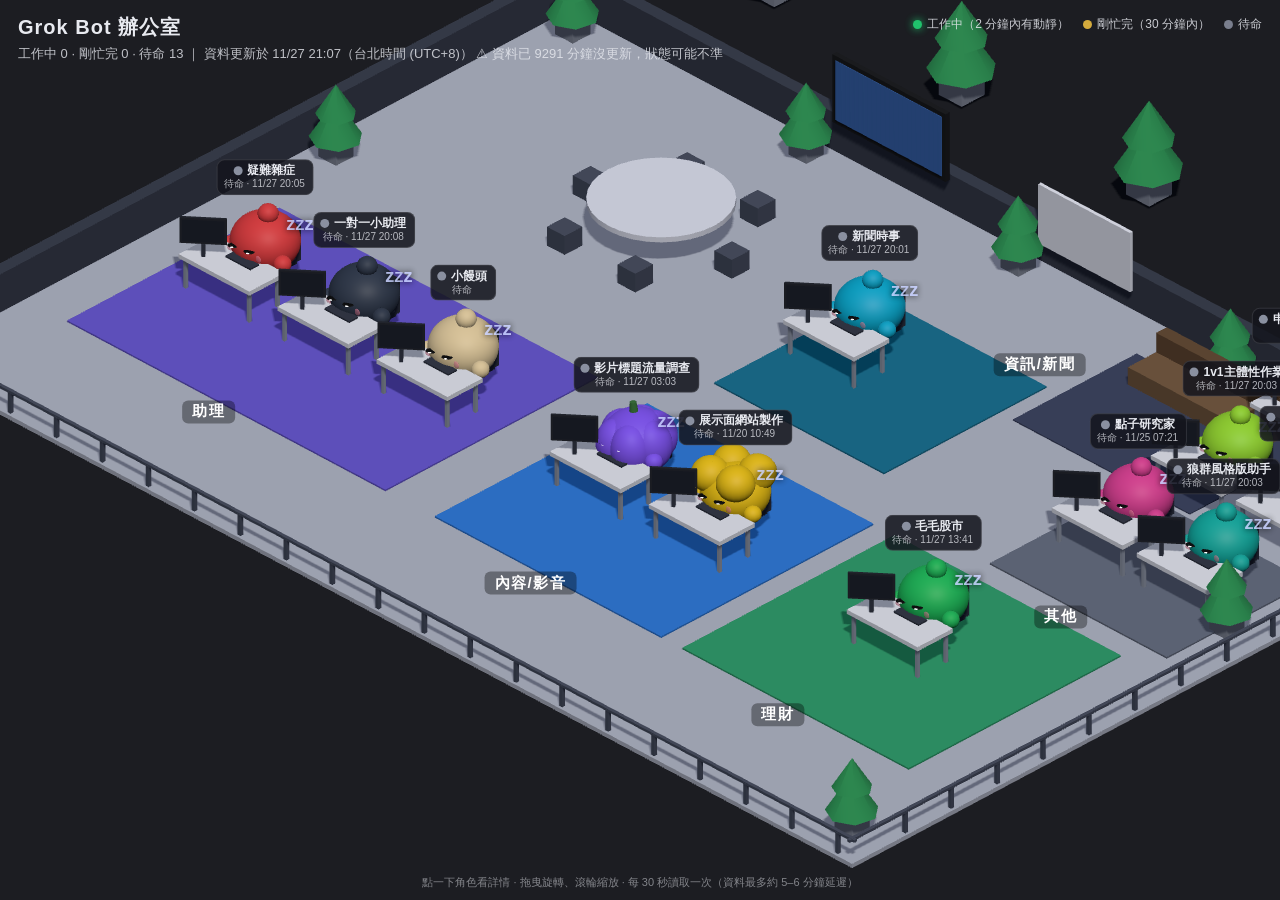
<file: index.html>
<!doctype html>
<html lang="zh-Hant-TW">
<head>
<meta charset="utf-8">
<meta name="viewport" content="width=device-width,initial-scale=1">
<title>Grok Bot 辦公室</title>
<link rel="stylesheet" href="style.css">
<script type="importmap">
{ "imports": { "three": "./vendor/three.module.min.js", "three/addons/": "./vendor/addons/" } }
</script>
</head>
<body>
<div id="scene"></div>
<header id="hud">
  <div class="title">Grok Bot 辦公室</div>
  <div id="summary">載入中…</div>
</header>
<div id="legend">
  <span><i class="dot working"></i>工作中（2 分鐘內有動靜）</span>
  <span><i class="dot recent"></i>剛忙完（30 分鐘內）</span>
  <span><i class="dot idle"></i>待命</span>
</div>
<aside id="panel" class="hidden">
  <button id="close" aria-label="關閉">×</button>
  <div id="panel-body"></div>
</aside>
<footer id="foot">點一下角色看詳情 · 拖曳旋轉、滾輪縮放 · 每 30 秒讀取一次（資料最多約 5–6 分鐘延遲）</footer>
<script type="module" src="app.js"></script>
</body>
</html>
</file>
<file: style.css>
*{box-sizing:border-box}
html,body{margin:0;height:100%;background:#1b1e26;color:#e8eaf0;font-family:"Noto Sans CJK TC","PingFang TC","Microsoft JhengHei",sans-serif;overflow:hidden}
#scene{position:fixed;inset:0}
#hud{position:fixed;top:14px;left:18px;pointer-events:none}
#hud .title{font-size:20px;font-weight:800;letter-spacing:.05em}
#summary{font-size:13px;opacity:.8;margin-top:4px}
#legend{position:fixed;top:16px;right:18px;display:flex;gap:14px;font-size:12px;opacity:.85}
.dot{display:inline-block;width:9px;height:9px;border-radius:50%;margin-right:5px;vertical-align:middle}
.dot.working{background:#22e07a;box-shadow:0 0 8px #22e07a}
.dot.recent{background:#f5c542}
.dot.idle{background:#8a90a0}
#foot{position:fixed;bottom:10px;width:100%;text-align:center;font-size:11px;opacity:.5;pointer-events:none}
.tag{background:rgba(20,22,30,.86);border:1px solid rgba(255,255,255,.12);border-radius:8px;padding:3px 8px 3px 6px;font-size:12px;line-height:1.25;white-space:nowrap;text-align:center;cursor:pointer;user-select:none;transform:translateY(-4px)}
.tag .n{font-weight:700}
.tag .s{font-size:10px;opacity:.75}
.tag.working{border-color:rgba(34,224,122,.6)}
.tag.app{outline:1px dashed rgba(120,170,255,.6)}
.zone-label{font-size:15px;font-weight:700;color:#fff;background:rgba(0,0,0,.35);padding:2px 10px;border-radius:6px;letter-spacing:.1em}
.zzz{display:inline-block;font-size:18px;text-shadow:0 0 6px #000;font-weight:800;color:#c9d2ff;opacity:.85;animation:zz 2.6s ease-in-out infinite;pointer-events:none}
@keyframes zz{0%{transform:translate(0,4px);opacity:.5}40%{opacity:1}100%{transform:translate(10px,-16px);opacity:.25}}
.bubble{display:inline-block;background:#fff;color:#222;border-radius:10px;padding:0 8px;font-weight:900;font-size:14px;pointer-events:none;animation:pulse 1.2s ease-in-out infinite}
@keyframes pulse{50%{transform:scale(1.15)}}
#panel{position:fixed;right:18px;top:60px;width:340px;max-height:calc(100% - 100px);overflow:auto;background:rgba(22,25,34,.95);border:1px solid rgba(255,255,255,.12);border-radius:12px;padding:16px 18px;font-size:13px;line-height:1.55;box-shadow:0 10px 30px rgba(0,0,0,.4)}
#panel.hidden{display:none}
#panel h2{margin:0 0 4px;font-size:18px;display:flex;align-items:center;gap:8px}
#panel .sw{width:14px;height:14px;border-radius:50%}
#panel .k{opacity:.6;font-size:11px;margin-top:10px}
#panel .v{white-space:pre-wrap;word-break:break-word}
#close{position:absolute;right:10px;top:6px;background:none;border:0;color:#aaa;font-size:20px;cursor:pointer}
/* 手機窄螢幕 */
@media (max-width: 700px){
  #hud{top:10px;left:12px;right:12px}
  #hud .title{font-size:17px}
  #summary{font-size:11px}
  #legend{top:auto;bottom:30px;right:0;left:0;justify-content:center;gap:10px;font-size:11px;flex-wrap:wrap}
  #panel{left:8px;right:8px;width:auto;top:auto;bottom:8px;max-height:55vh;font-size:14px}
  .tag{font-size:10px;padding:2px 6px}
  .tag .s{font-size:9px}
  .zone-label{font-size:12px}
  #foot{display:none}
}
</file>
